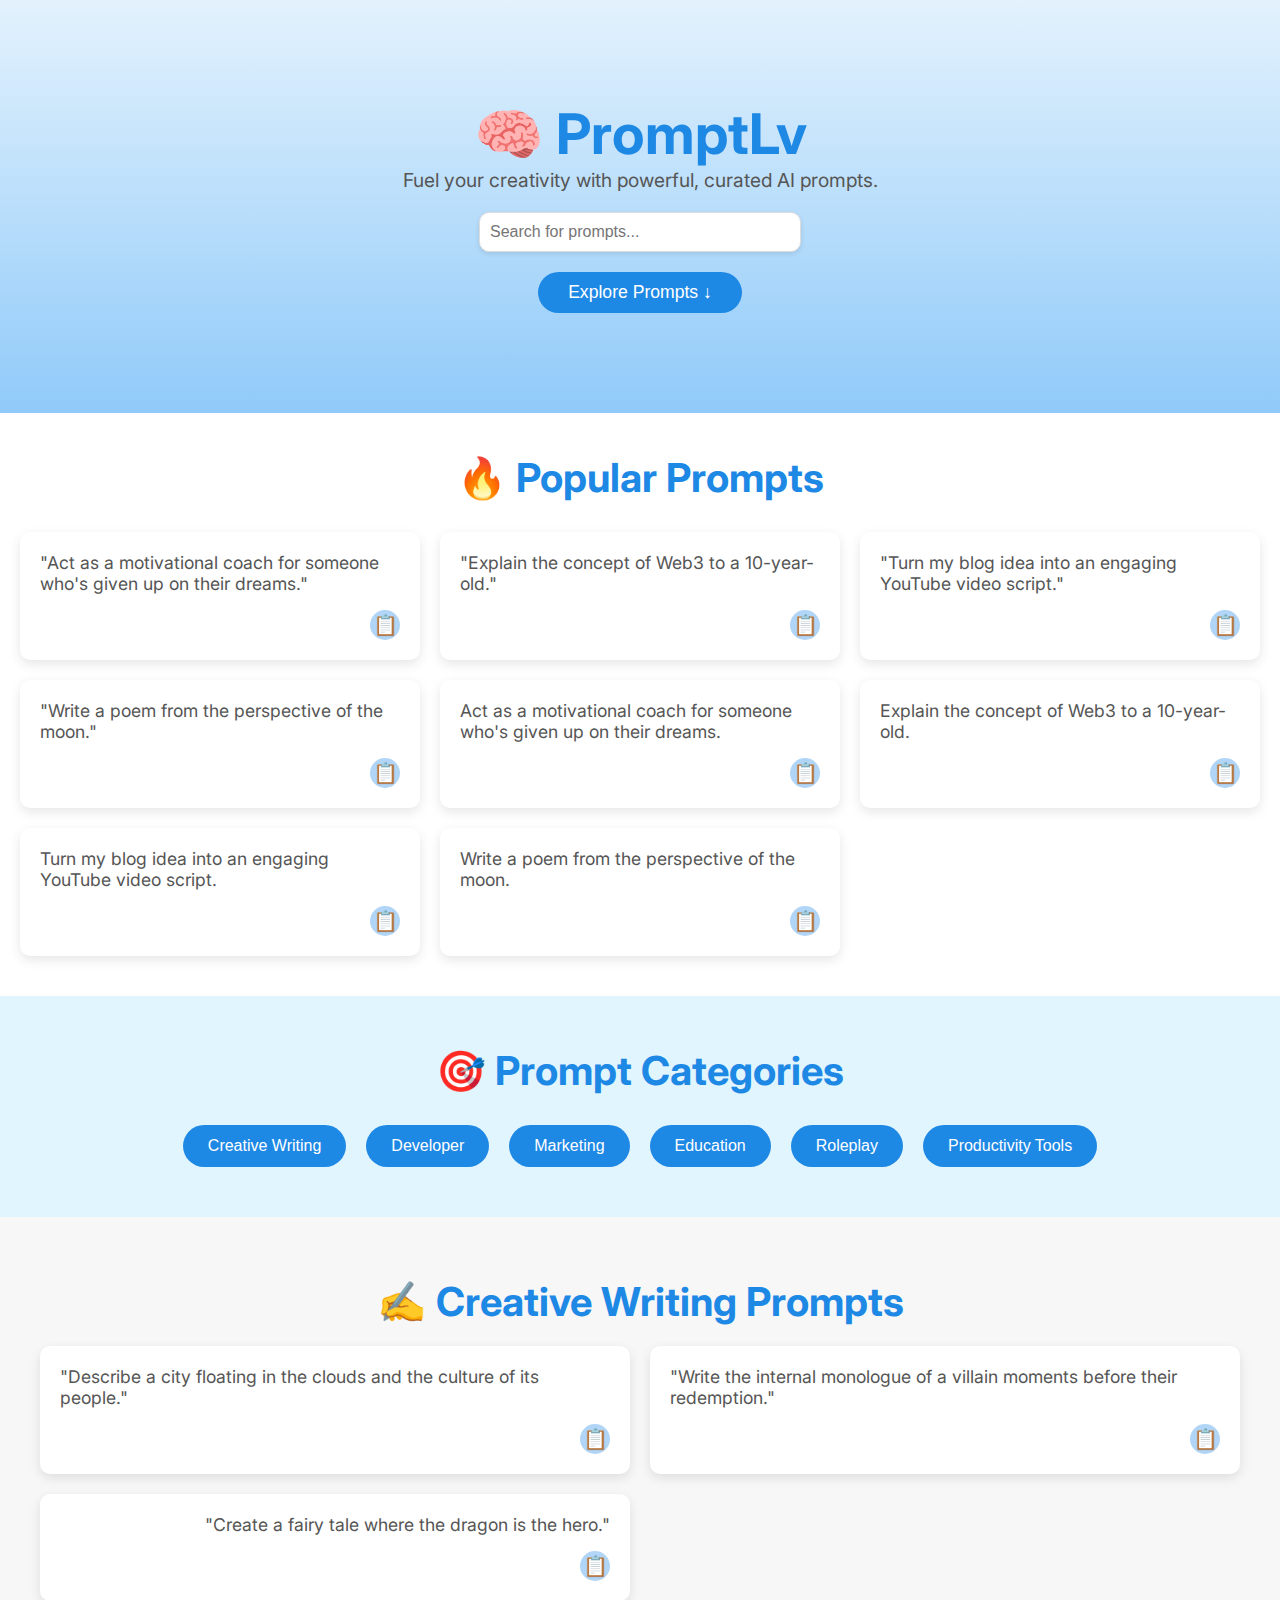
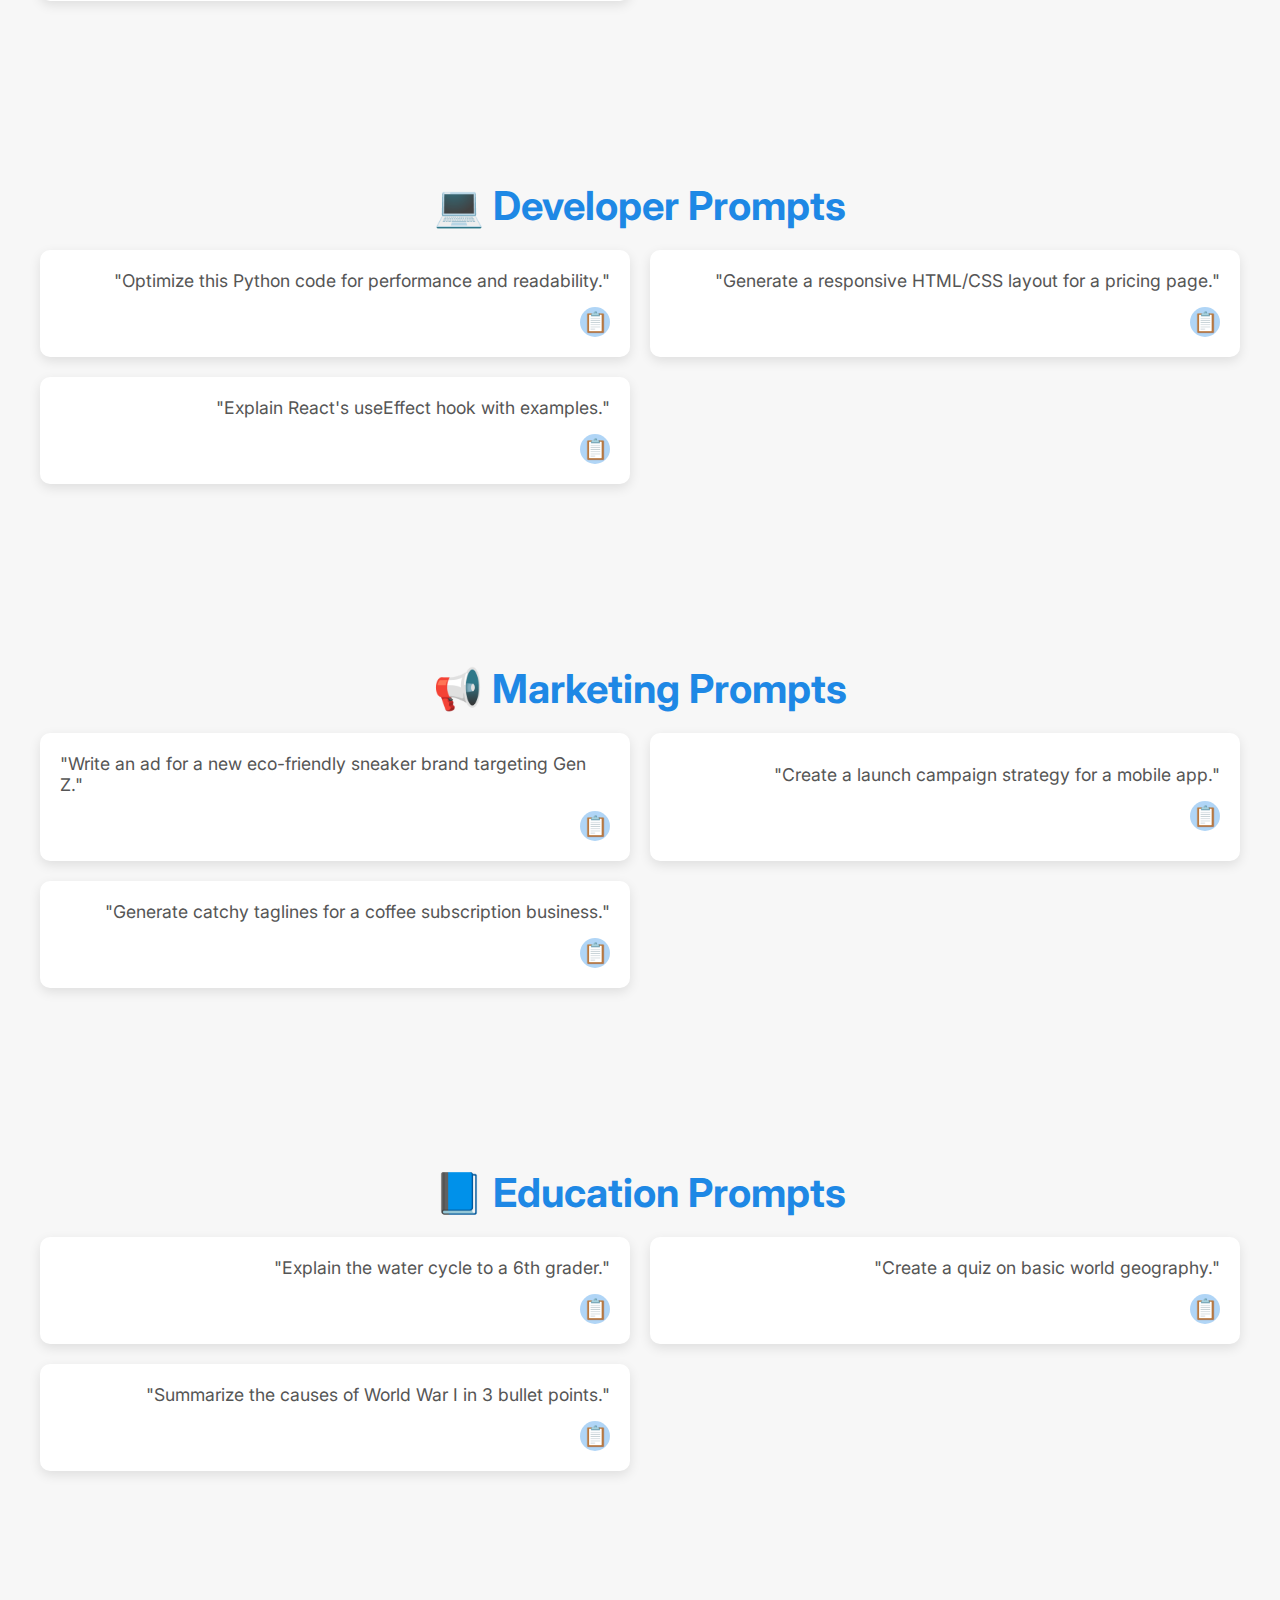
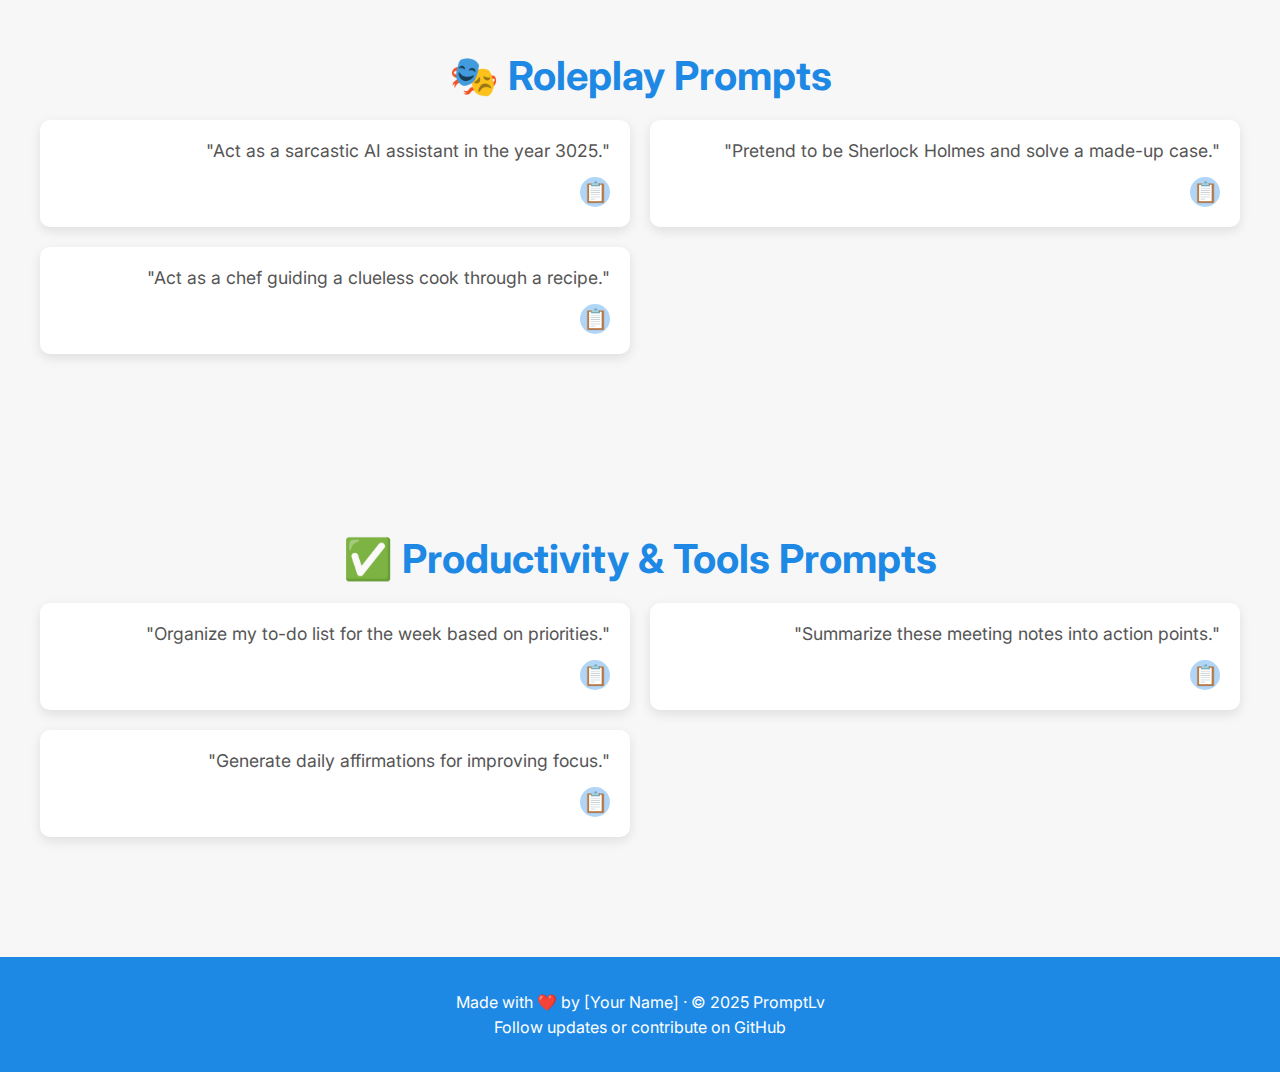
<file: index.html>
<!DOCTYPE html>
<html lang="en">
<head>
  <meta charset="UTF-8" />
  <meta name="viewport" content="width=device-width, initial-scale=1.0" />
  <title>PromptLv - Curated AI Prompts</title>
  <link rel="stylesheet" href="css/style.css" class="css">
  <link href="https://fonts.googleapis.com/css2?family=Inter:wght@400;500;600&display=swap" rel="stylesheet">

</head>
<body>

  <!-- Hero Section / Header -->
  <section id="home">
    <header>
      <h1>🧠 PromptLv</h1>
      <p>Fuel your creativity with powerful, curated AI prompts.</p>
    </header>

    <div id="scroll-indicator">
      <button onclick="scrollToSection('categories')">Explore Prompts ↓</button>
    </div>
  </section>

  <!-- Popular Prompts Section -->
  <section id="popular">
    <h2>🔥 Popular Prompts</h2>
    <div class="prompt-grid">
      <div class="prompt-card">"Act as a motivational coach for someone who's given up on their dreams."</div>
      <div class="prompt-card">"Explain the concept of Web3 to a 10-year-old."</div>
      <div class="prompt-card">"Turn my blog idea into an engaging YouTube video script."</div>
      <div class="prompt-card">"Write a poem from the perspective of the moon."</div>
    </div>
  </section>

  <!-- Categories Navigation -->
  <section id="categories">
    <h2>🎯 Prompt Categories</h2>
    <div class="category-buttons">
      <button onclick="scrollToSection('writing')">Creative Writing</button>
      <button onclick="scrollToSection('developer')">Developer</button>
      <button onclick="scrollToSection('marketing')">Marketing</button>
      <button onclick="scrollToSection('education')">Education</button>
      <button onclick="scrollToSection('roleplay')">Roleplay</button>
      <button onclick="scrollToSection('productivity')">Productivity Tools</button>
    </div>
  </section>

  <!-- Category: Creative Writing -->
  <section id="writing" class="prompt-section">
    <h2>✍️ Creative Writing Prompts</h2>
    <div class="prompt-grid">
      <div class="prompt-card">"Describe a city floating in the clouds and the culture of its people."</div>
      <div class="prompt-card">"Write the internal monologue of a villain moments before their redemption."</div>
      <div class="prompt-card">"Create a fairy tale where the dragon is the hero."</div>
    </div>
  </section>

  <!-- Category: Developer -->
  <section id="developer" class="prompt-section">
    <h2>💻 Developer Prompts</h2>
    <div class="prompt-grid">
      <div class="prompt-card">"Optimize this Python code for performance and readability."</div>
      <div class="prompt-card">"Generate a responsive HTML/CSS layout for a pricing page."</div>
      <div class="prompt-card">"Explain React's useEffect hook with examples."</div>
    </div>
  </section>

  <!-- Category: Marketing -->
  <section id="marketing" class="prompt-section">
    <h2>📢 Marketing Prompts</h2>
    <div class="prompt-grid">
      <div class="prompt-card">"Write an ad for a new eco-friendly sneaker brand targeting Gen Z."</div>
      <div class="prompt-card">"Create a launch campaign strategy for a mobile app."</div>
      <div class="prompt-card">"Generate catchy taglines for a coffee subscription business."</div>
    </div>
  </section>

  <!-- Category: Education -->
  <section id="education" class="prompt-section">
    <h2>📘 Education Prompts</h2>
    <div class="prompt-grid">
      <div class="prompt-card">"Explain the water cycle to a 6th grader."</div>
      <div class="prompt-card">"Create a quiz on basic world geography."</div>
      <div class="prompt-card">"Summarize the causes of World War I in 3 bullet points."</div>
    </div>
  </section>

  <!-- Category: Roleplay -->
  <section id="roleplay" class="prompt-section">
    <h2>🎭 Roleplay Prompts</h2>
    <div class="prompt-grid">
      <div class="prompt-card">"Act as a sarcastic AI assistant in the year 3025."</div>
      <div class="prompt-card">"Pretend to be Sherlock Holmes and solve a made-up case."</div>
      <div class="prompt-card">"Act as a chef guiding a clueless cook through a recipe."</div>
    </div>
  </section>

  <!-- Category: Productivity Tools -->
  <section id="productivity" class="prompt-section">
    <h2>✅ Productivity & Tools Prompts</h2>
    <div class="prompt-grid">
      <div class="prompt-card">"Organize my to-do list for the week based on priorities."</div>
      <div class="prompt-card">"Summarize these meeting notes into action points."</div>
      <div class="prompt-card">"Generate daily affirmations for improving focus."</div>
    </div>
  </section>

  <!-- Footer -->
  <footer>
    <div>
      <p>Made with ❤️ by [Your Name] · © 2025 PromptLv</p>
      <p>Follow updates or contribute on GitHub</p>
    </div>
  </footer>

  <script src="script.js"></script>

</body>
</html>
</file>
<file: css/style.css>
/* General Body and Font Setup */
body {
  font-family: "Inter", sans-serif;
  margin: 0;
  padding: 0;
  background-color: #f7f7f7;
  color: #333;
}

h1,
h2,
p {
  margin: 0;
  padding: 0;
}

section {
  padding: 60px 20px;
}

header {
  text-align: center;
  color: #333;
}

header h1 {
  font-size: 3.5rem;
  color: #1e88e5; /* Blue accent */
}

header p {
  font-size: 1.2rem;
  color: #555;
}

#home {
  background-color: #e3f2fd;
  background-image: linear-gradient(to bottom, #e3f2fd, #90caf9);
  padding: 100px 20px;
}

#scroll-indicator {
  margin-top: 20px;
  display: flex;
  align-items: center;
  justify-content: center;
}

#scroll-indicator button {
  font-size: 1.1rem;
  padding: 10px 30px;
  background-color: #1e88e5;
  color: white;
  border: none;
  border-radius: 25px;
  cursor: pointer;
  transition: background-color 0.3s;
}

#scroll-indicator button:hover {
  background-color: #1565c0;
}

/* Search Bar Style */
.search-bar {
  width: 300px;
  padding: 10px;
  font-size: 1rem;
  margin-top: 20px;
  border-radius: 10px;
  border: 1px solid #ddd;
  box-shadow: 0 2px 5px rgba(0, 0, 0, 0.1);
  display: block;
  margin: 20px auto;
}

/* Popular Prompts Section */
#popular {
  background-color: #fff;
  padding: 40px 0;
}

#popular h2 {
  font-size: 2.5rem;
  text-align: center;
  color: #1e88e5;
  margin-bottom: 30px;
}

.prompt-grid {
  display: grid;
  grid-template-columns: repeat(auto-fill, minmax(400px, 1fr));
  gap: 20px;
  padding: 0 20px;
}

.prompt-card {
  background-color: #fff;
  padding: 20px;
  border-radius: 10px;
  box-shadow: 0 4px 12px rgba(0, 0, 0, 0.1);
  font-size: 1.1rem;
  color: #555;
  transition: transform 0.3s ease, box-shadow 0.3s ease;
  cursor: pointer;
  display: flex;
  flex-direction: column;
  align-items: flex-end;
  justify-content: center;
  gap: 1rem;
}

.prompt-card:hover {
  transform: translateY(-10px);
  box-shadow: 0 6px 16px rgba(0, 0, 0, 0.2);
}
.copy-btn {
  width: 30px;
  height: 30px;
  background-color: #1e88e559;
  border: none;
  border-radius: 50%;
  cursor: pointer;
  position: relative;
}

.copy-btn::after {
  content: '📋'; /* Clipboard icon */
  font-size: 20px;
  color: white;
  position: absolute;
  top: 50%;
  left: 50%;
  transform: translate(-50%, -50%);
}

.copy-btn:hover {
  background-color: #1565c0;
}


/* Category Button Style */
#categories {
  background-color: #e1f5fe;
  padding: 50px 0;
}

#categories h2 {
  font-size: 2.5rem;
  color: #1e88e5;
  text-align: center;
  margin-bottom: 30px;
}

.category-buttons {
  display: flex;
  justify-content: center;
  gap: 20px;
}

.category-buttons button {
  padding: 12px 25px;
  background-color: #1e88e5;
  color: white;
  border: none;
  border-radius: 25px;
  font-size: 1rem;
  cursor: pointer;
  transition: background-color 0.3s ease;
}

.category-buttons button:hover {
  background-color: #1565c0;
}

/* Prompt Section Styling */
.prompt-section {
  margin-bottom: 60px;
}

.prompt-section h2 {
  font-size: 2.5rem;
  color: #1e88e5;
  margin-bottom: 20px;
  text-align: center;
}

/* Footer Style */
footer {
  background-color: #1e88e5;
  color: white;
  text-align: center;
  padding: 30px;
}

footer p {
  font-size: 1rem;
  margin: 5px;
}

/* Responsive Styles */
@media (max-width: 768px) {
  .search-bar {
    width: 80%;
  }

  .prompt-grid {
    grid-template-columns: repeat(auto-fill, minmax(150px, 1fr));
  }

  .category-buttons button {
    padding: 10px 20px;
    font-size: 0.9rem;
  }

  #home header h1 {
    font-size: 2.5rem;
  }

  #home header p {
    font-size: 1rem;
  }

  /* Footer adjustments */
  footer {
    padding: 20px;
  }
}

/* Mobile Styles for Prompts and Buttons */
@media (max-width: 480px) {
  .prompt-card {
    padding: 15px;
  }

  .prompt-card button.copy-btn {
    padding: 6px 12px;
    font-size: 0.8rem;
  }

  .category-buttons button {
    padding: 8px 18px;
    font-size: 0.8rem;
  }

  /* Footer adjustments for mobile */
  footer p {
    font-size: 0.9rem;
  }
}
</file>
